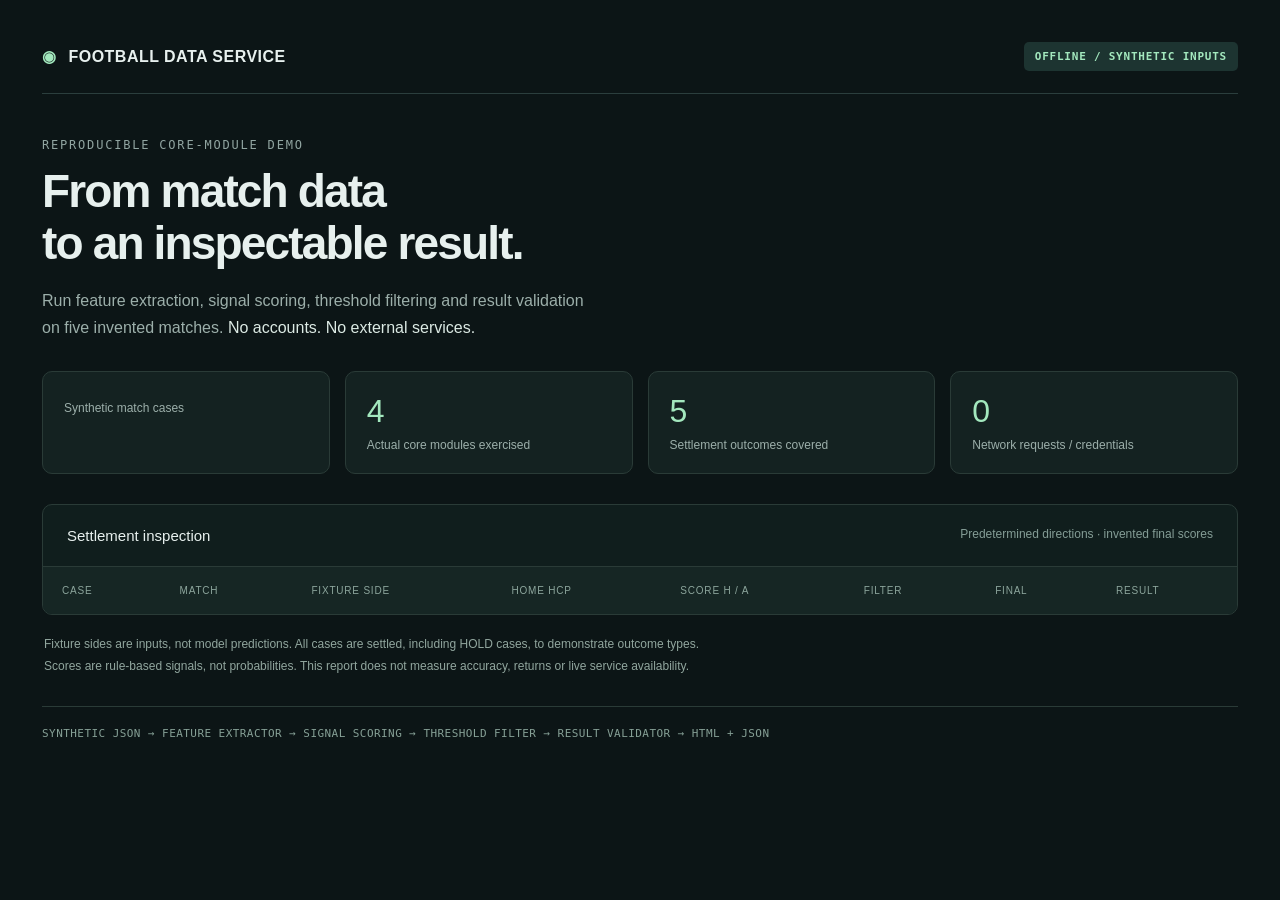
<file: examples/report.html>
<!doctype html>
<html lang="en">
<head>
  <meta charset="utf-8">
  <meta name="viewport" content="width=device-width,initial-scale=1">
  <title>Football Data Service · Offline Demo</title>
  <style>
    :root{color-scheme:dark;font-family:Inter,Segoe UI,Arial,sans-serif;color:#e7f0ee;background:#0c1516}
    *{box-sizing:border-box}body{margin:0;padding:42px}main{max-width:1260px;margin:auto}
    .top{display:flex;justify-content:space-between;align-items:center;border-bottom:1px solid #2b3e3d;padding-bottom:22px}
    .brand{font-weight:700;letter-spacing:.03em}.mark{color:#a3e8be;margin-right:12px}.badge,.pill{font:600 11px Consolas,monospace;letter-spacing:.07em;padding:8px 11px;border-radius:5px;background:#1d3431;color:#a3e8be}
    .eyebrow{font:12px Consolas,monospace;color:#91a5a1;letter-spacing:.15em;margin:44px 0 14px}
    h1{font-size:46px;letter-spacing:-.04em;line-height:1.12;margin:0 0 18px;font-weight:600}
    .intro{color:#9cafaa;font-size:16px;line-height:1.7;max-width:770px}.intro strong{color:#dceae4;font-weight:500}
    .stats{display:grid;grid-template-columns:repeat(4,1fr);gap:15px;margin:30px 0}.card{background:#142221;border:1px solid #2a3b37;border-radius:10px;padding:21px}.number{font-size:32px;color:#a3e8be;font-weight:500}.label{font-size:12px;color:#9cafaa;margin-top:8px}
    .panel{border:1px solid #2a3b37;border-radius:10px;overflow:hidden;background:#101e1d}.panel-title{display:flex;justify-content:space-between;padding:22px 24px;font-size:15px;border-bottom:1px solid #2a3b37}.muted{color:#849d96;font-size:12px}
    .table-wrap{overflow-x:auto}table{border-collapse:collapse;width:100%;text-align:left;font-size:13px}th{font-size:10px;letter-spacing:.08em;color:#8ca59c;font-weight:500;padding:18px 19px;background:#162624;white-space:nowrap}td{padding:19px;border-top:1px solid #22332e;white-space:nowrap}.versus{display:block;color:#829b91;font-size:12px;margin-top:5px}td:first-child{font:11px Consolas,monospace;color:#829b91}.pill{font-size:10px;padding:5px 8px}.hold{background:#373025;color:#d7bb7e}.outcome{text-transform:capitalize}.win,.half_win{color:#a3e8be}.lose,.half_lose{color:#ebaaa0}.draw{color:#a4b7b0}
    .footnote{font-size:12px;color:#91a69e;line-height:1.8;margin:19px 2px}.flow{margin-top:28px;padding-top:20px;border-top:1px solid #2a3b37;font:11px Consolas,monospace;color:#86a096;letter-spacing:.04em}
    @media(max-width:760px){body{padding:20px}h1{font-size:34px}.stats{grid-template-columns:repeat(2,1fr)}.top{gap:15px}.badge{font-size:9px}.panel-title{gap:12px}}
  </style>
</head>
<body><main>
  <div class="top"><div class="brand"><span class="mark">◉</span>FOOTBALL DATA SERVICE</div><div class="badge">OFFLINE / SYNTHETIC INPUTS</div></div>
  <div class="eyebrow">REPRODUCIBLE CORE-MODULE DEMO</div>
  <h1>From match data<br>to an inspectable result.</h1>
  <p class="intro">Run feature extraction, signal scoring, threshold filtering and result validation<br>on five invented matches. <strong>No accounts. No external services.</strong></p>
  <div class="stats"><div class="card"><div class="number"><!--CASE_COUNT--></div><div class="label">Synthetic match cases</div></div><div class="card"><div class="number">4</div><div class="label">Actual core modules exercised</div></div><div class="card"><div class="number">5</div><div class="label">Settlement outcomes covered</div></div><div class="card"><div class="number">0</div><div class="label">Network requests / credentials</div></div></div>
  <div class="panel"><div class="panel-title"><span>Settlement inspection</span><span class="muted">Predetermined directions · invented final scores</span></div>
    <div class="table-wrap"><table><thead><tr><th>CASE</th><th>MATCH</th><th>FIXTURE SIDE</th><th>HOME HCP</th><th>SCORE H / A</th><th>FILTER</th><th>FINAL</th><th>RESULT</th></tr></thead><tbody><!--CASE_ROWS--></tbody></table></div>
  </div>
  <p class="footnote">Fixture sides are inputs, not model predictions. All cases are settled, including HOLD cases, to demonstrate outcome types.<br>Scores are rule-based signals, not probabilities. This report does not measure accuracy, returns or live service availability.</p>
  <div class="flow">SYNTHETIC JSON → FEATURE EXTRACTOR → SIGNAL SCORING → THRESHOLD FILTER → RESULT VALIDATOR → HTML + JSON</div>
</main></body>
</html>
</file>
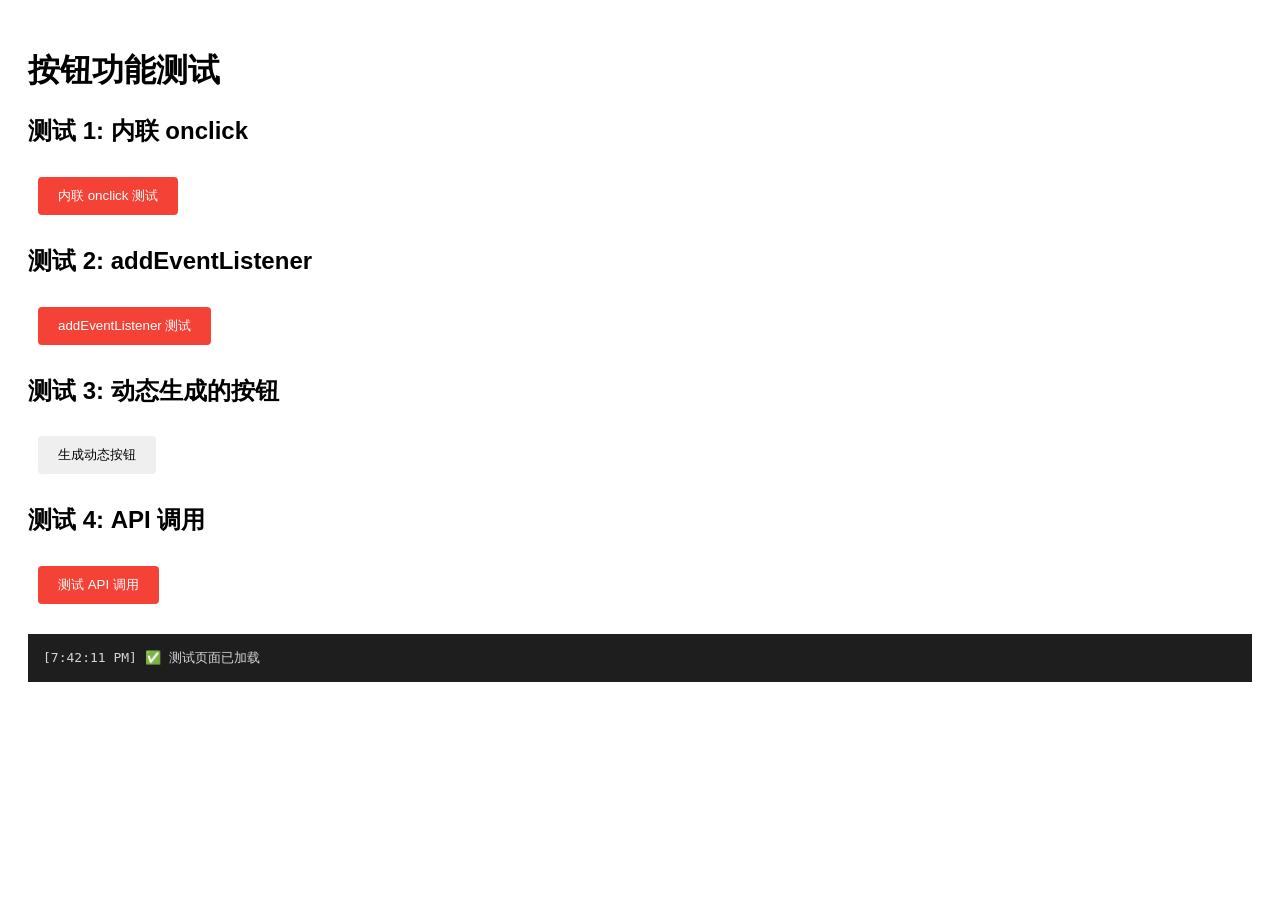
<file: templates/test_buttons.html>
<!DOCTYPE html>
<html lang="zh-CN">
<head>
    <meta charset="UTF-8">
    <title>按钮测试</title>
    <style>
        body { font-family: Arial, sans-serif; padding: 20px; }
        .btn { padding: 10px 20px; margin: 10px; cursor: pointer; border: none; border-radius: 4px; }
        .btn-danger { background: #f44336; color: white; }
        .log { background: #1e1e1e; color: #d4d4d4; padding: 15px; margin-top: 20px; font-family: monospace; }
    </style>
</head>
<body>
    <h1>按钮功能测试</h1>
    
    <h2>测试 1: 内联 onclick</h2>
    <button class="btn btn-danger" onclick="testClick('inline')">内联 onclick 测试</button>
    
    <h2>测试 2: addEventListener</h2>
    <button class="btn btn-danger" id="testBtn">addEventListener 测试</button>
    
    <h2>测试 3: 动态生成的按钮</h2>
    <div id="dynamicContainer"></div>
    <button class="btn" onclick="generateButton()">生成动态按钮</button>
    
    <h2>测试 4: API 调用</h2>
    <button class="btn btn-danger" onclick="testAPI()">测试 API 调用</button>
    
    <div class="log" id="log"></div>

    <script>
        function log(message) {
            const logDiv = document.getElementById('log');
            const time = new Date().toLocaleTimeString();
            logDiv.innerHTML += `[${time}] ${message}<br>`;
            console.log(message);
        }

        function testClick(source) {
            log(`✅ 按钮点击成功！来源: ${source}`);
            alert(`按钮点击成功！来源: ${source}`);
        }

        // 测试 2
        document.getElementById('testBtn').addEventListener('click', function() {
            testClick('addEventListener');
        });

        // 测试 3
        function generateButton() {
            const container = document.getElementById('dynamicContainer');
            container.innerHTML = `
                <button class="btn btn-danger" onclick="testClick('dynamic')">
                    动态生成的按钮
                </button>
            `;
            log('✅ 动态按钮已生成');
        }

        // 测试 4
        async function testAPI() {
            log('📤 开始测试 API...');
            try {
                const resp = await fetch('/api/tasks?limit=5');
                const data = await resp.json();
                log(`✅ API 调用成功: ${JSON.stringify(data).substring(0, 100)}...`);
                
                if (data.success && data.tasks && data.tasks.length > 0) {
                    const taskId = data.tasks[0].task_id;
                    log(`📋 找到任务: ${taskId}`);
                    
                    // 测试停止 API
                    log(`📤 测试停止 API: /api/tasks/${taskId}/stop`);
                    const stopResp = await fetch(`/api/tasks/${taskId}/stop`, {
                        method: 'POST'
                    });
                    const stopData = await stopResp.json();
                    log(`📥 停止 API 响应: ${JSON.stringify(stopData)}`);
                } else {
                    log('⚠️ 没有找到任务');
                }
            } catch (error) {
                log(`❌ API 调用失败: ${error}`);
            }
        }

        log('✅ 测试页面已加载');
    </script>
</body>
</html>
</file>
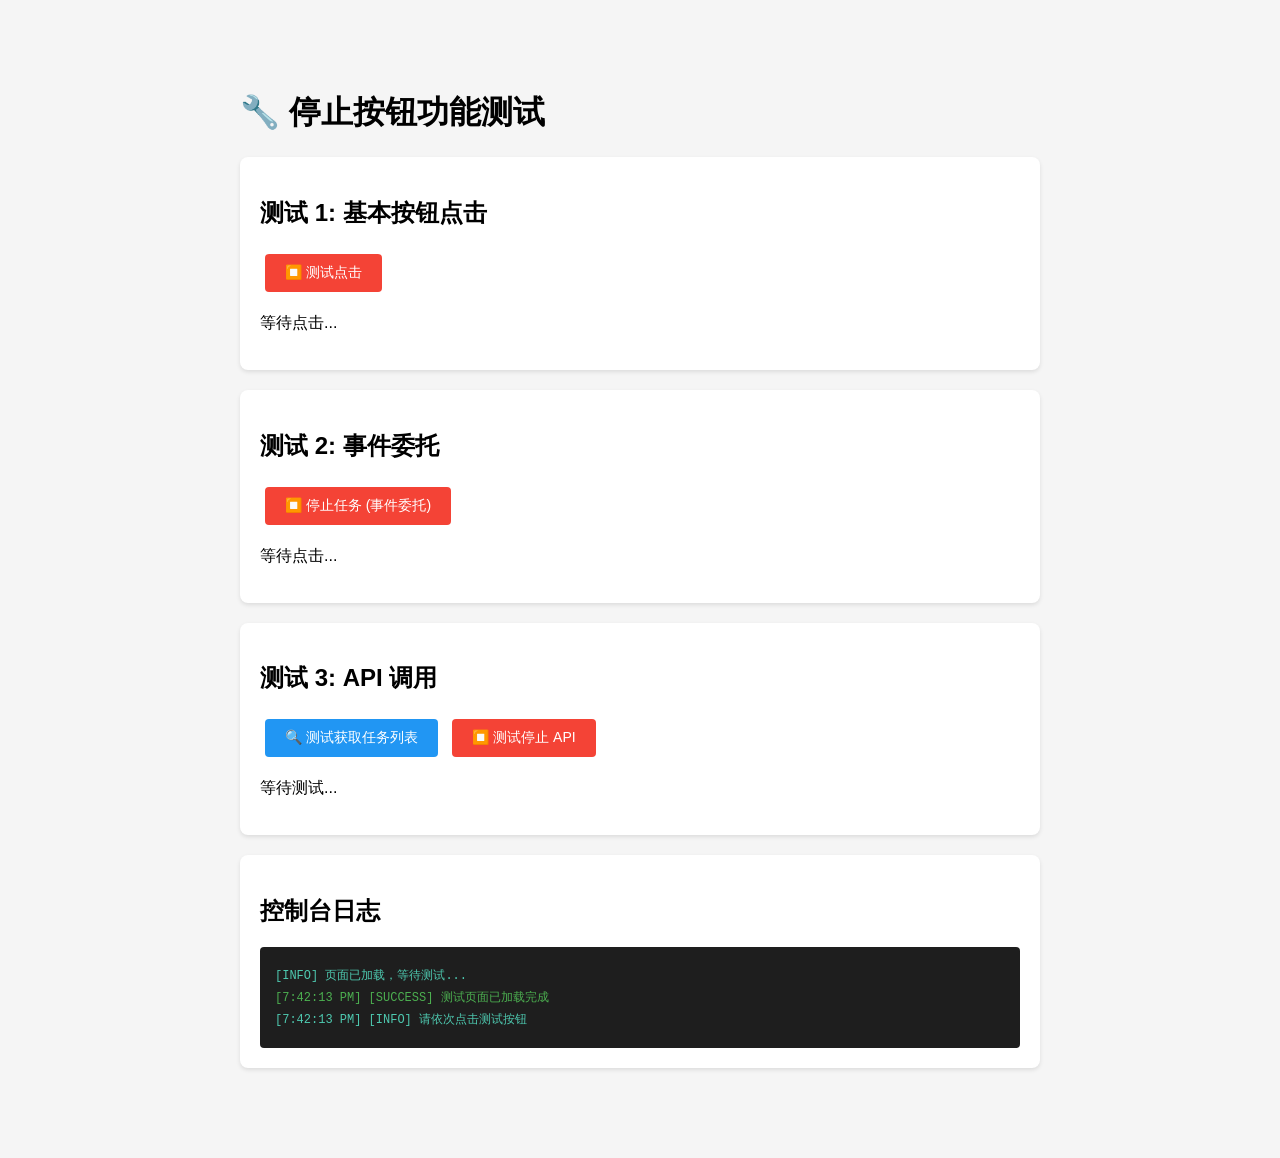
<file: templates/test_stop_button.html>
<!DOCTYPE html>
<html lang="zh-CN">
<head>
    <meta charset="UTF-8">
    <meta name="viewport" content="width=device-width, initial-scale=1.0">
    <title>停止按钮测试</title>
    <style>
        body {
            font-family: Arial, sans-serif;
            max-width: 800px;
            margin: 50px auto;
            padding: 20px;
            background: #f5f5f5;
        }
        .test-section {
            background: white;
            padding: 20px;
            margin-bottom: 20px;
            border-radius: 8px;
            box-shadow: 0 2px 4px rgba(0,0,0,0.1);
        }
        .btn {
            padding: 10px 20px;
            margin: 5px;
            border: none;
            border-radius: 4px;
            cursor: pointer;
            font-size: 14px;
        }
        .btn-danger {
            background: #f44336;
            color: white;
        }
        .btn-primary {
            background: #2196F3;
            color: white;
        }
        .log {
            background: #1e1e1e;
            color: #d4d4d4;
            padding: 15px;
            border-radius: 4px;
            font-family: monospace;
            font-size: 12px;
            max-height: 400px;
            overflow-y: auto;
            margin-top: 10px;
        }
        .log-entry {
            margin: 5px 0;
        }
        .log-info { color: #4ec9b0; }
        .log-success { color: #4CAF50; }
        .log-warning { color: #dcdcaa; }
        .log-error { color: #f48771; }
    </style>
</head>
<body>
    <h1>🔧 停止按钮功能测试</h1>
    
    <div class="test-section">
        <h2>测试 1: 基本按钮点击</h2>
        <button class="btn btn-danger" onclick="testBasicClick()">⏹️ 测试点击</button>
        <p id="test1-result">等待点击...</p>
    </div>
    
    <div class="test-section">
        <h2>测试 2: 事件委托</h2>
        <div id="test2-container">
            <button class="btn btn-danger test-btn" data-task-id="test-123">⏹️ 停止任务 (事件委托)</button>
        </div>
        <p id="test2-result">等待点击...</p>
    </div>
    
    <div class="test-section">
        <h2>测试 3: API 调用</h2>
        <button class="btn btn-primary" onclick="testAPICall()">🔍 测试获取任务列表</button>
        <button class="btn btn-danger" onclick="testStopAPI()">⏹️ 测试停止 API</button>
        <p id="test3-result">等待测试...</p>
    </div>
    
    <div class="test-section">
        <h2>控制台日志</h2>
        <div id="console-log" class="log">
            <div class="log-entry log-info">[INFO] 页面已加载，等待测试...</div>
        </div>
    </div>

    <script>
        // 日志函数
        function addLog(message, type = 'info') {
            const logDiv = document.getElementById('console-log');
            const entry = document.createElement('div');
            entry.className = `log-entry log-${type}`;
            const timestamp = new Date().toLocaleTimeString();
            entry.textContent = `[${timestamp}] [${type.toUpperCase()}] ${message}`;
            logDiv.appendChild(entry);
            logDiv.scrollTop = logDiv.scrollHeight;
            console.log(`[${type}]`, message);
        }

        // 测试 1: 基本点击
        function testBasicClick() {
            addLog('基本按钮被点击', 'success');
            document.getElementById('test1-result').textContent = '✅ 点击成功！';
            document.getElementById('test1-result').style.color = 'green';
        }

        // 测试 2: 事件委托
        document.getElementById('test2-container').addEventListener('click', function(e) {
            if (e.target.classList.contains('test-btn')) {
                const taskId = e.target.getAttribute('data-task-id');
                addLog(`事件委托按钮被点击，taskId: ${taskId}`, 'success');
                document.getElementById('test2-result').textContent = `✅ 点击成功！任务ID: ${taskId}`;
                document.getElementById('test2-result').style.color = 'green';
            }
        });

        // 测试 3: API 调用
        async function testAPICall() {
            addLog('开始测试 API 调用...', 'info');
            try {
                const resp = await fetch('/api/tasks?limit=5');
                const data = await resp.json();
                addLog(`API 调用成功: ${JSON.stringify(data).substring(0, 100)}...`, 'success');
                document.getElementById('test3-result').textContent = `✅ API 调用成功！任务数: ${data.count || 0}`;
                document.getElementById('test3-result').style.color = 'green';
            } catch (error) {
                addLog(`API 调用失败: ${error}`, 'error');
                document.getElementById('test3-result').textContent = `❌ API 调用失败: ${error.message}`;
                document.getElementById('test3-result').style.color = 'red';
            }
        }

        async function testStopAPI() {
            addLog('开始测试停止 API...', 'info');
            
            // 首先获取一个运行中的任务
            try {
                const listResp = await fetch('/api/tasks?limit=10');
                const listData = await listResp.json();
                
                if (!listData.success || listData.count === 0) {
                    addLog('没有找到任务', 'warning');
                    document.getElementById('test3-result').textContent = '⚠️ 没有找到任务';
                    document.getElementById('test3-result').style.color = 'orange';
                    return;
                }
                
                // 找到第一个运行中的任务
                const runningTask = listData.tasks.find(t => t.status === 'running');
                
                if (!runningTask) {
                    addLog('没有找到运行中的任务', 'warning');
                    document.getElementById('test3-result').textContent = '⚠️ 没有运行中的任务';
                    document.getElementById('test3-result').style.color = 'orange';
                    return;
                }
                
                addLog(`找到运行中的任务: ${runningTask.task_id}`, 'info');
                
                // 测试停止 API
                const stopResp = await fetch(`/api/tasks/${runningTask.task_id}/stop`, {
                    method: 'POST'
                });
                const stopData = await stopResp.json();
                
                if (stopData.success) {
                    addLog(`停止 API 调用成功: ${runningTask.task_id}`, 'success');
                    document.getElementById('test3-result').textContent = `✅ 停止 API 成功！任务: ${runningTask.task_id}`;
                    document.getElementById('test3-result').style.color = 'green';
                } else {
                    addLog(`停止 API 返回失败: ${stopData.message}`, 'error');
                    document.getElementById('test3-result').textContent = `❌ 停止失败: ${stopData.message}`;
                    document.getElementById('test3-result').style.color = 'red';
                }
                
            } catch (error) {
                addLog(`测试停止 API 失败: ${error}`, 'error');
                document.getElementById('test3-result').textContent = `❌ 测试失败: ${error.message}`;
                document.getElementById('test3-result').style.color = 'red';
            }
        }

        // 页面加载完成
        addLog('测试页面已加载完成', 'success');
        addLog('请依次点击测试按钮', 'info');
    </script>
</body>
</html>
</file>
